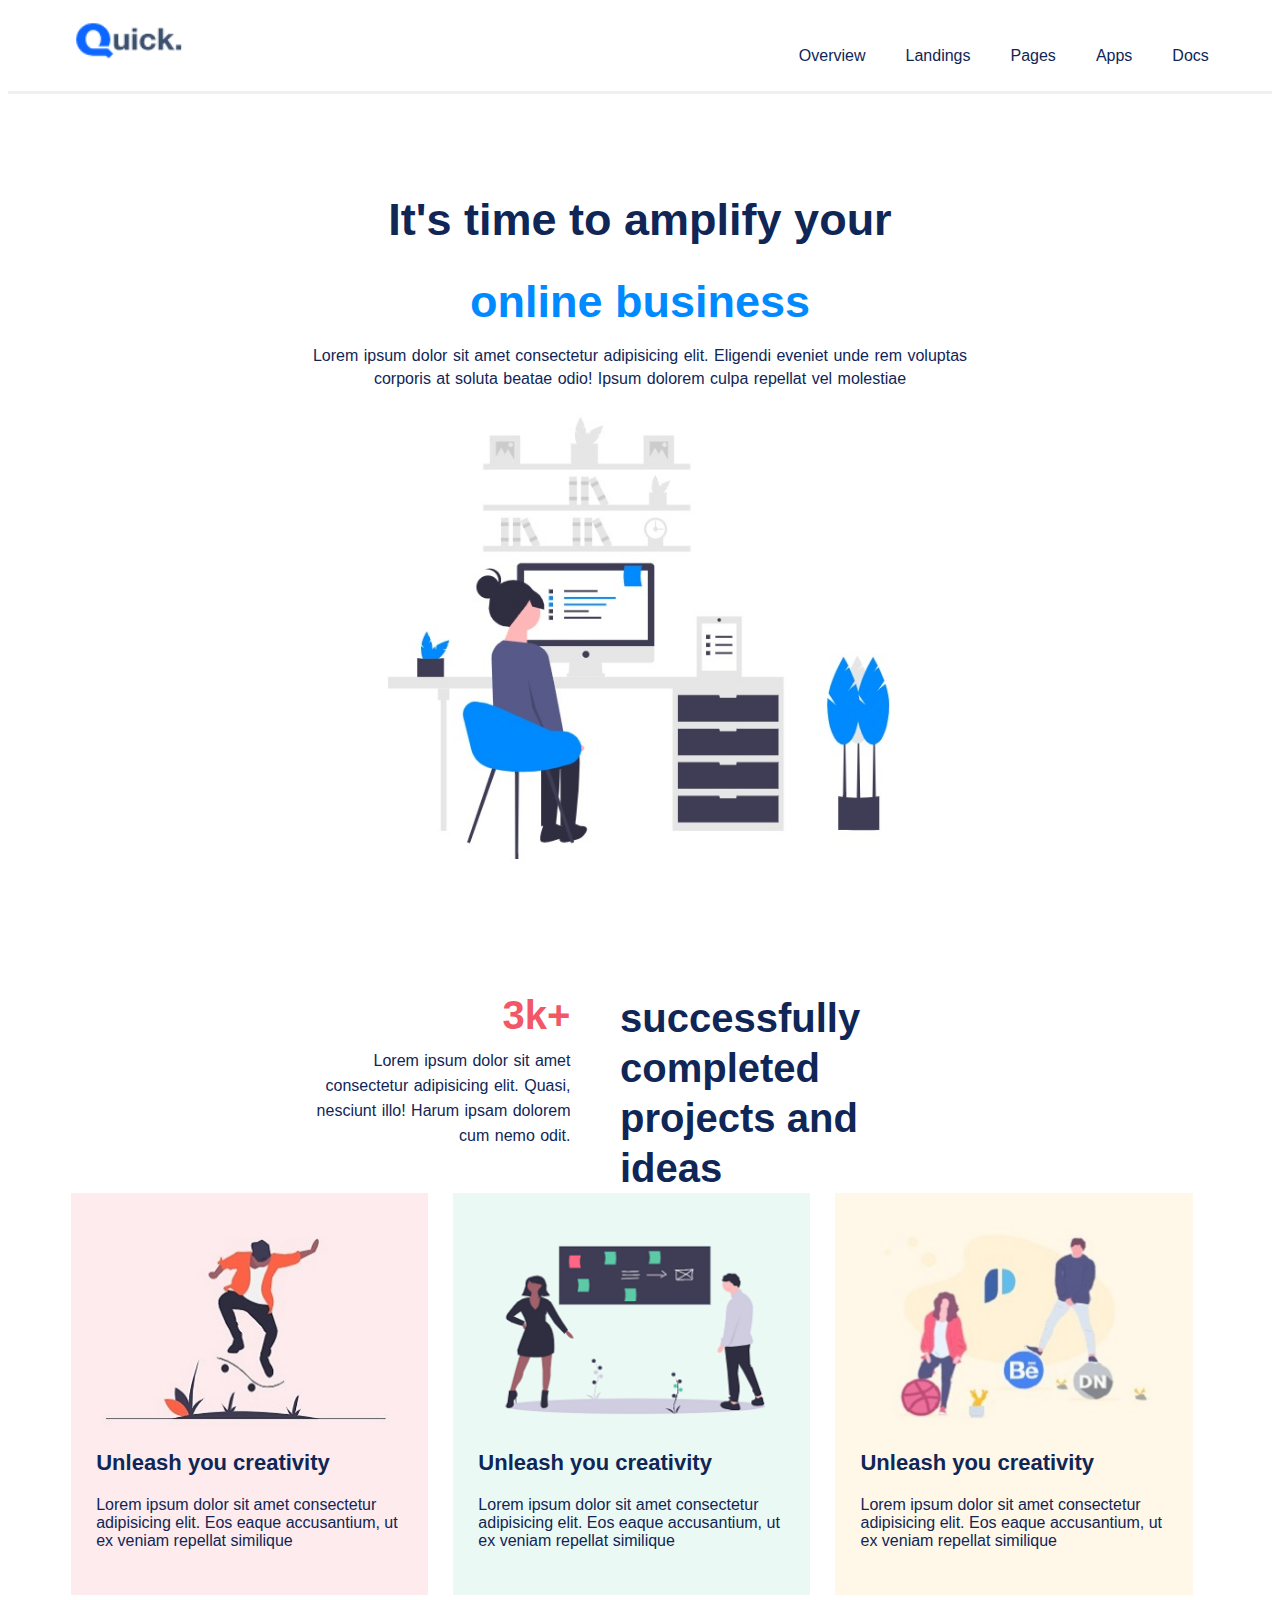
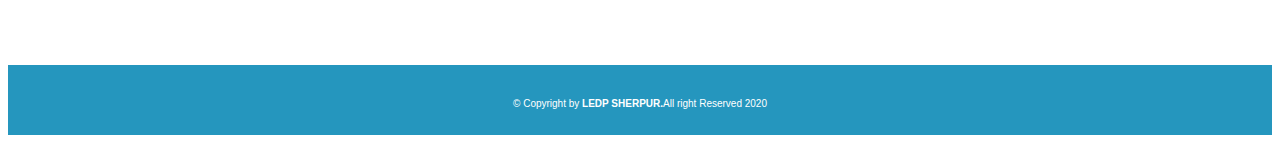
<file: quick_1/index.html>
<!DOCTYPE html>
<html lang="en">
<head>
    <meta charset="UTF-8">
    <meta name="viewport" content="width=device-width, initial-scale=1.0">
    <title>Quick-The largest online blogsite</title>
    <link rel="stylesheet" href="style.css">
</head>
<body>
    <!-- header start -->
    <header>
        <div class="container">
            <div class="logo">
                <img src="images/logo.png" alt="quick">
            </div>
            <nav class="menu">
                <ul>
                    <li><a href="#">Overview</a></li>
                    <li><a href="#">Landings</a></li>
                    <li><a href="#">Pages</a></li>
                    <li><a href="#">Apps</a></li>
                    <li><a href="#">Docs</a></li>
                </ul>
            </nav>
        </div>
    </header>
    <!-- header end -->
    <!-- banner start -->
    <section class="banner">
        <div class="container2">
            <div class="b_content">
                <h1>It's time to amplify your</h1>
                <h2>online business</h2>
                <p>Lorem ipsum dolor sit amet consectetur adipisicing elit. Eligendi eveniet unde rem voluptas corporis at soluta beatae odio! Ipsum dolorem culpa repellat vel molestiae</p>
                <div class="b_img">
                    <img src="images/banner.jpg" alt="quick">
                </div>
            </div>
        </div>
    </section>
    <!-- banner end -->
    <!-- success st -->
    <section class="success">
        <div class="container2">
            <div class="s_content">
                <div class="s_left">
                    <h2>3k+</h2>
                    <p>Lorem ipsum dolor sit amet consectetur adipisicing elit. Quasi, nesciunt illo! Harum ipsam dolorem cum nemo odit.</p>
                </div>
                <div class="s_right">
                    <h1>successfully completed projects and ideas</h1>
                </div>
            </div>
        </div>
    </section>
    <!-- success end -->
    <!-- feature start -->
    <section class="feature">
        <div class="container">
            <div class="f_content">
                <!-- single start -->
                <div class="f_single pink">
                    <div class="f_img">
                        <img src="images/s_1.jpg" alt="quick">
                    </div>
                    <h2>Unleash you creativity</h2>
                    <p>Lorem ipsum dolor sit amet consectetur adipisicing elit. Eos eaque accusantium, ut ex veniam repellat similique</p>
                </div>
                <!-- single end -->
                 <!-- single start -->
                 <div class="f_single green">
                    <div class="f_img">
                        <img src="images/s_2.jpg" alt="quick">
                    </div>
                    <h2>Unleash you creativity</h2>
                    <p>Lorem ipsum dolor sit amet consectetur adipisicing elit. Eos eaque accusantium, ut ex veniam repellat similique</p>
                </div>
                <!-- single end -->
                 <!-- single start -->
                 <div class="f_single yellow">
                    <div class="f_img">
                        <img src="images/s_3.jpg" alt="quick">
                    </div>
                    <h2>Unleash you creativity</h2>
                    <p>Lorem ipsum dolor sit amet consectetur adipisicing elit. Eos eaque accusantium, ut ex veniam repellat similique</p>
                </div>
                <!-- single end -->
            </div>
        </div>
    </section>
    <!-- feature end -->
    <section class="footer">
        <div>
           <p class="copy"> &#169; Copyright by <span class="space">LEDP SHERPUR.</span>All right Reserved 2020</p>
        </div>
    </section>
</body>
</html>
</file>
<file: quick_1/style.css>
*{
    /* margin: 0; */
    /* padding: 0; */
    font-family: sans-serif;
}
/* header start */
header{
    padding: 10px 0;
    border-bottom: 3px solid #EEF0F3;
}
.container{
    width: 90%;
    margin: 0 auto;
    /* border: 1px solid blue; */
    overflow: hidden;
}
.logo{
    width: 10%;
    /* border: 1px solid blue; */
    float: left;
}
.logo img{
    width: 100%;
}
.menu{
    width: 45%;
    /* border: 1px solid blue; */
    float: right;
    margin-top: 13px;
}
.menu ul{
    overflow: hidden;
    float: right;
}
.menu ul li{
    list-style: none;
    float: left;
}
.menu ul li a{
    text-decoration: none;
    margin: 0 20px ;
    display: inline-block;
    color: #0F2656}
    .menu ul li:last-child a{
        margin-right: 0;
    }
/* header end */
/* banner start */
.banner{
    padding: 60px 0;
}
.container2{
    width: 55%;
    margin: 0 auto;
}
.b_content{
    text-align: center;
}
.b_content h1{
    font-size: 45px;
    font-weight: 700;
    color: #0F2656;
    margin-top: 40px;
}
.b_content h2{
    font-size: 45px;
    font-weight: 700;
    color: #008AFF;
    margin: 10px 0;

}
.b_content p{
    font-size: 16px;
    font-weight: 400;
    color: #0F2656;
    line-height: 23px;
    word-spacing: 1px;
}
.b_img{
    width: 75%;
    margin: 0 auto;

}
.b_img img{
    width: 100%;
}
/* banner end */
/* success start */
.success{
padding: 60px 0;
}
.s_content{

}
.s_left{
    width: 40%;
    float: left;
    text-align: right;
}
.s_left h2{
    font-size: 40px;
    font-weight: 700;
    color: #F15767;
    margin: 0 0 10px;
}
.s_left p{
    font-size: 16px;
    font-weight: 400;
    color: #0F2656;
    line-height: 25px;
    word-spacing: 1px;
    margin: 0;
}
.s_right{
    width: 50%;
    float: right;
    padding: 0 20px 0 10px;
}
.s_right h1{
    font-size: 40px;
    font-weight: 700;
    color: #0F2656;
    line-height: 50px;
    margin: 0;
}
/* success end */
/* feature start */
.feature{

}
.f_content{
    overflow: hidden;
}
.f_single{
    width: 27%;
    color: #0F2656;
    padding: 30px 25px 45px;
    float: left;
    margin-right: 25px;
}
.f_single:last-child{
    margin-right: 0;
}
.f_img{

}
.f_img img{
    width: 100%;
}
.f_single h2{
    font-size: 22px;
    font-weight: 700;
    margin: 20px 0;

}
.f_single p{
    font-size: 16px;
    font-weight: 400;
    margin: 0;
}
.pink{
    background-color: #FDEBED;
}
.green{
    background-color: #EBF9F4;
}
.yellow{
    background-color: #FFF7E8;
}
/* feature end */
.footer{
    width: 100%;
    height: 70px;
    background-color: #2596be;
    margin-top: 70px;
}
.copy{
    font-family: sans-serif;
    font-size: 10px;
    text-align: center;
    padding-top: 33px;
    color: white;
}
.space{
    font-weight: 700;
}
</file>
